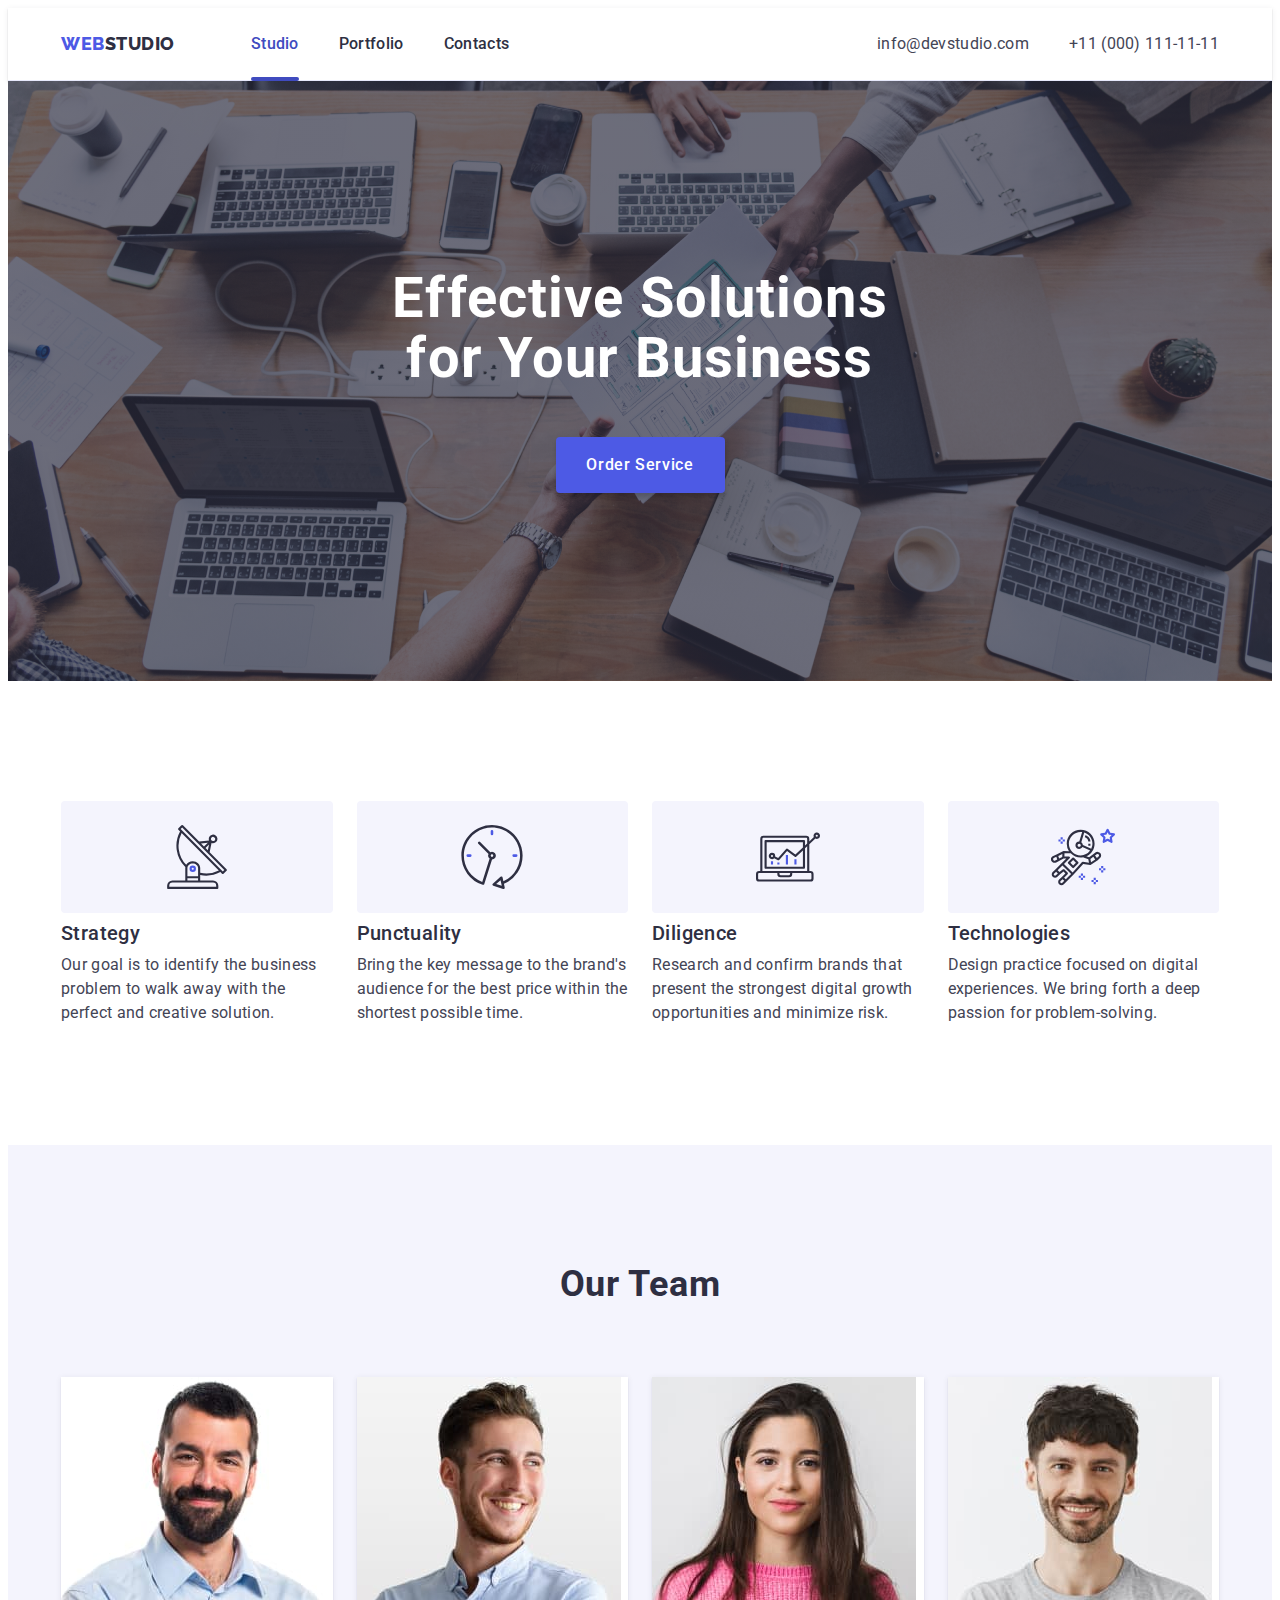
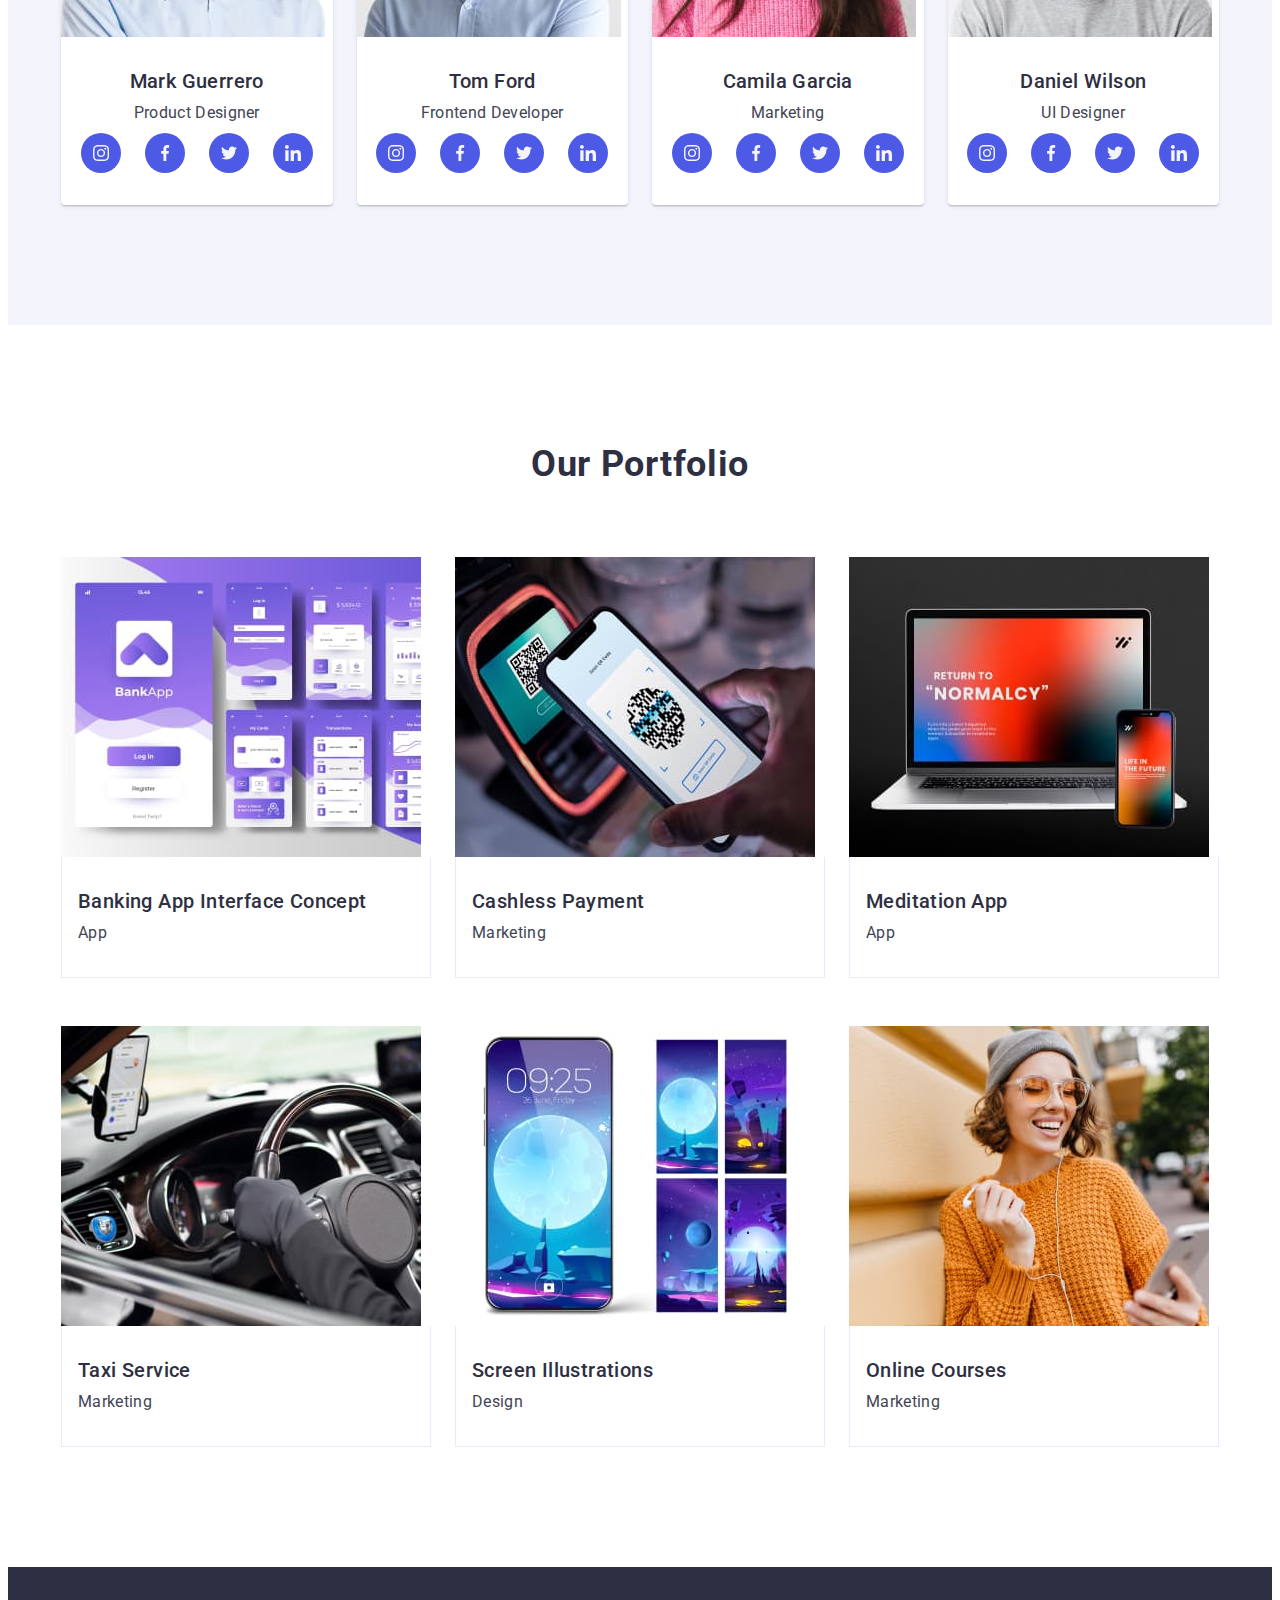
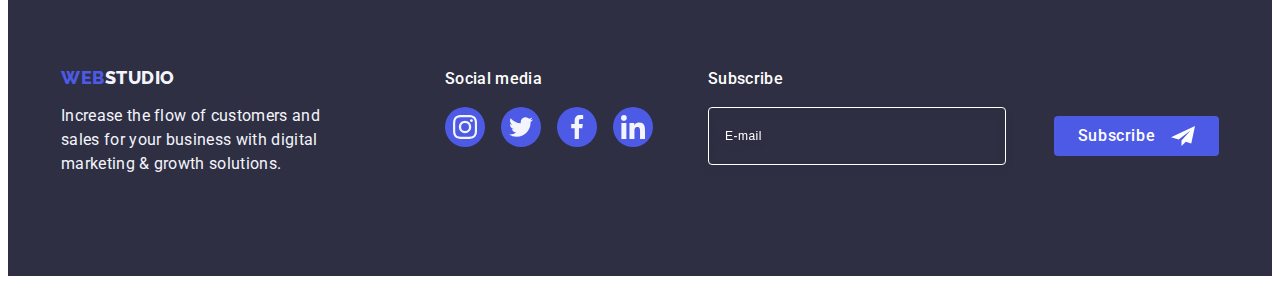
<file: index.html>
<!DOCTYPE html>
<html lang="en">
  <head>
    <meta charset="UTF-8" />
    <meta http-equiv="X-UA-Compatible" content="IE=edge" />
    <meta name="viewport" content="width=device-width, initial-scale=1.0" />
    <link rel="preconnect" href="https://fonts.googleapis.com" />
    <link rel="preconnect" href="https://fonts.gstatic.com" crossorigin />
    <link
      href="https://fonts.googleapis.com/css2?family=Raleway:wght@800&family=Roboto:wght@400;500;700&display=swap"
      rel="stylesheet"
    />
    <title>Web Studio</title>
    <link
      rel="stylesheet"
      href="https://cdnjs.cloudflare.com/ajax/libs/modern-normalize/2.0.0/modern-normalize.min.css"
      integrity="sha512-4xo8blKMVCiXpTaLzQSLSw3KFOVPWhm/TRtuPVc4WG6kUgjH6J03IBuG7JZPkcWMxJ5huwaBpOpnwYElP/m6wg=="
      crossorigin="anonymous"
      referrerpolicy="no-referrer"
    />
    <link rel="stylesheet" href="./css/styles.css" />
  </head>
  <body>
    <header class="header">
      <div class="container header-container">
        <nav class="header-navigation">
          <a href="./index.html" class="header-logo link"
            >Web<span class="span-logo-header">Studio</span></a
          >
          <ul class="header-menu list">
            <li class="header-menu-item">
              <a class="header-menu-link link current" href="./index.html"
                >Studio</a
              >
            </li>
            <li class="header-menu-item">
              <a class="header-menu-link link" href="">Portfolio</a>
            </li>
            <li class="header-menu-item">
              <a class="header-menu-link link" href="">Contacts</a>
            </li>
          </ul>
        </nav>
        <address class="header-address">
          <ul class="header-address-list list">
            <li class="header-address-item">
              <a
                class="header-address-link link"
                href="mailto:info@devstudio.com"
                >info@devstudio.com</a
              >
            </li>
            <li class="header-address-item">
              <a class="header-address-link link" href="tel:+110001111111"
                >+11 (000) 111-11-11</a
              >
            </li>
          </ul>
        </address>
      </div>
    </header>
    <main>
      <section class="hero">
        <div class="container">
          <h1 class="hero-title">Effective Solutions for Your Business</h1>
          <button type="button" class="hero-button" data-modal-open>
            Order Service
          </button>
        </div>
      </section>

      <section class="benefits">
        <div class="container">
          <h2 class="visually-hidden">Benefits</h2>
          <ul class="benefits-list list">
            <li class="benefits-item">
              <div class="benefits-icons-container">
                <svg class="benefits-icons" width="64" height="64">
                  <use href="./images/icons.svg#icon-antenna"></use>
                </svg>
              </div>
              <h3 class="benefits-subtitle">Strategy</h3>
              <p class="benefits-item-text">
                Our goal is to identify the business problem to walk away with
                the perfect and creative solution.
              </p>
            </li>
            <li class="benefits-item">
              <div class="benefits-icons-container">
                <svg class="benefits-icons" width="64" height="64">
                  <use href="./images/icons.svg#icon-clock"></use>
                </svg>
              </div>
              <h3 class="benefits-subtitle">Punctuality</h3>
              <p class="benefits-item-text">
                Bring the key message to the brand's audience for the best price
                within the shortest possible time.
              </p>
            </li>
            <li class="benefits-item">
              <div class="benefits-icons-container">
                <svg class="benefits-icons" width="64" height="64">
                  <use href="./images/icons.svg#icon-diagram"></use>
                </svg>
              </div>
              <h3 class="benefits-subtitle">Diligence</h3>
              <p class="benefits-item-text">
                Research and confirm brands that present the strongest digital
                growth opportunities and minimize risk.
              </p>
            </li>
            <li class="benefits-item">
              <div class="benefits-icons-container">
                <svg class="benefits-icons" width="64" height="64">
                  <use href="./images/icons.svg#icon-astronaut"></use>
                </svg>
              </div>
              <h3 class="benefits-subtitle">Technologies</h3>
              <p class="benefits-item-text">
                Design practice focused on digital experiences. We bring forth a
                deep passion for problem-solving.
              </p>
            </li>
          </ul>
        </div>
      </section>

      <section class="team">
        <div class="container">
          <h2 class="team-title">Our Team</h2>
          <ul class="team-list list">
            <li class="team-item">
              <img
                src="./images/mark.jpg"
                alt="Mark Guerrero photo"
                width="264"
                height="260"
              />
              <div class="container-team">
                <h3 class="team-subtitle">Mark Guerrero</h3>
                <p class="team-text">Product Designer</p>
                <ul class="team-soc list">
                  <li class="team-soc-item">
                    <a
                      class="team-soc-link"
                      href=""
                      aria-label="instagram-icon"
                      target="_blank"
                      rel="noopener noreferrer"
                      ><svg class="team-soc-icon" width="16" height="16">
                        <use
                          href="./images/icons.svg#icon-instagram-1"
                        ></use></svg
                    ></a>
                  </li>
                  <li class="team-soc-item">
                    <a
                      class="team-soc-link"
                      href=""
                      aria-label="facebook-icon"
                      target="_blank"
                      rel="noopener noreferrer"
                      ><svg class="team-soc-icon" width="16" height="16">
                        <use href="./images/icons.svg#icon-facebook"></use></svg
                    ></a>
                  </li>
                  <li class="team-soc-item">
                    <a
                      class="team-soc-link"
                      href=""
                      aria-label="twitter-icon"
                      target="_blank"
                      rel="noopener noreferrer"
                      ><svg class="team-soc-icon" width="16" height="16">
                        <use href="./images/icons.svg#icon-twitter"></use></svg
                    ></a>
                  </li>
                  <li class="team-soc-item">
                    <a
                      class="team-soc-link"
                      href=""
                      aria-label="linkedin-icon"
                      target="_blank"
                      rel="noopener noreferrer"
                      ><svg class="team-soc-icon" width="16" height="16">
                        <use href="./images/icons.svg#icon-linkedin"></use></svg
                    ></a>
                  </li>
                </ul>
              </div>
            </li>
            <li class="team-item">
              <img
                src="./images/tom.jpg"
                alt="Tom Ford photo"
                width="264"
                height="260"
              />
              <div class="container-team">
                <h3 class="team-subtitle">Tom Ford</h3>
                <p class="team-text">Frontend Developer</p>
                <ul class="team-soc list">
                  <li class="team-soc-item">
                    <a
                      class="team-soc-link"
                      href=""
                      aria-label="instagram"
                      target="_blank"
                      rel="noopener noreferrer"
                      ><svg class="team-soc-icon" width="16" height="16">
                        <use
                          href="./images/icons.svg#icon-instagram-1"
                        ></use></svg
                    ></a>
                  </li>
                  <li class="team-soc-item">
                    <a
                      class="team-soc-link"
                      href=""
                      aria-label="facebook-icon"
                      target="_blank"
                      rel="noopener noreferrer"
                      ><svg class="team-soc-icon" width="16" height="16">
                        <use href="./images/icons.svg#icon-facebook"></use></svg
                    ></a>
                  </li>
                  <li class="team-soc-item">
                    <a
                      class="team-soc-link"
                      href=""
                      aria-label="twitter-icon"
                      target="_blank"
                      rel="noopener noreferrer"
                      ><svg class="team-soc-icon" width="16" height="16">
                        <use href="./images/icons.svg#icon-twitter"></use></svg
                    ></a>
                  </li>
                  <li class="team-soc-item">
                    <a
                      class="team-soc-link"
                      href=""
                      aria-label="linkedin-icon"
                      target="_blank"
                      rel="noopener noreferrer"
                      ><svg class="team-soc-icon" width="16" height="16">
                        <use href="./images/icons.svg#icon-linkedin"></use></svg
                    ></a>
                  </li>
                </ul>
              </div>
            </li>
            <li class="team-item">
              <img
                src="./images/camila.jpg"
                alt="Camila Garcia photo"
                width="264"
                height="260"
              />
              <div class="container-team">
                <h3 class="team-subtitle">Camila Garcia</h3>
                <p class="team-text">Marketing</p>
                <ul class="team-soc list">
                  <li class="team-soc-item">
                    <a
                      class="team-soc-link"
                      href=""
                      aria-label="instagram-icon"
                      target="_blank"
                      rel="noopener noreferrer"
                      ><svg class="team-soc-icon" width="16" height="16">
                        <use
                          href="./images/icons.svg#icon-instagram-1"
                        ></use></svg
                    ></a>
                  </li>
                  <li class="team-soc-item">
                    <a
                      class="team-soc-link"
                      href=""
                      aria-label="facebook-icon"
                      target="_blank"
                      rel="noopener noreferrer"
                      ><svg class="team-soc-icon" width="16" height="16">
                        <use href="./images/icons.svg#icon-facebook"></use></svg
                    ></a>
                  </li>
                  <li class="team-soc-item">
                    <a
                      class="team-soc-link"
                      href=""
                      aria-label="twitter-icon"
                      target="_blank"
                      rel="noopener noreferrer"
                      ><svg class="team-soc-icon" width="16" height="16">
                        <use href="./images/icons.svg#icon-twitter"></use></svg
                    ></a>
                  </li>
                  <li class="team-soc-item">
                    <a
                      class="team-soc-link"
                      href=""
                      aria-label="linkedin-icon"
                      target="_blank"
                      rel="noopener noreferrer"
                      ><svg class="team-soc-icon" width="16" height="16">
                        <use href="./images/icons.svg#icon-linkedin"></use></svg
                    ></a>
                  </li>
                </ul>
              </div>
            </li>
            <li class="team-item">
              <img
                src="./images/daniel.jpg"
                alt="Daniel Wilson photo"
                width="264"
                height="260"
              />
              <div class="container-team">
                <h3 class="team-subtitle">Daniel Wilson</h3>
                <p class="team-text">UI Designer</p>
                <ul class="team-soc list">
                  <li class="team-soc-item">
                    <a
                      class="team-soc-link"
                      href=""
                      aria-label="instagram-icon"
                      target="_blank"
                      rel="noopener noreferrer"
                      ><svg class="team-soc-icon" width="16" height="16">
                        <use
                          href="./images/icons.svg#icon-instagram-1"
                        ></use></svg
                    ></a>
                  </li>
                  <li class="team-soc-item">
                    <a
                      class="team-soc-link"
                      href=""
                      aria-label="facebook-icon"
                      target="_blank"
                      rel="noopener noreferrer"
                      ><svg class="team-soc-icon" width="16" height="16">
                        <use href="./images/icons.svg#icon-facebook"></use></svg
                    ></a>
                  </li>
                  <li class="team-soc-item">
                    <a
                      class="team-soc-link"
                      href=""
                      aria-label="twitter-icon"
                      target="_blank"
                      rel="noopener noreferrer"
                      ><svg class="team-soc-icon" width="16" height="16">
                        <use href="./images/icons.svg#icon-twitter"></use></svg
                    ></a>
                  </li>
                  <li class="team-soc-item">
                    <a
                      class="team-soc-link"
                      href=""
                      aria-label="linkedin-icon"
                      target="_blank"
                      rel="noopener noreferrer"
                      ><svg class="team-soc-icon" width="16" height="16">
                        <use href="./images/icons.svg#icon-linkedin"></use></svg
                    ></a>
                  </li>
                </ul>
              </div>
            </li>
          </ul>
        </div>
      </section>

      <section class="projects">
        <div class="container">
          <h2 class="projects-title">Our Portfolio</h2>
          <ul class="projects-list list">
            <li class="projects-item">
              <a href="" class="projects-link link">
                <div class="projects-overlay">
                  <img
                    src="./images/images-portfolio/banking-app.jpg"
                    alt="application view"
                    width="360"
                    height="300"
                  />
                  <p class="projects-overlay-text">
                    14 Stylish and User-Friendly App Design Concepts · Task
                    Manager App · Calorie Tracker App · Exotic Fruit Ecommerce
                    App · Cloud Storage App
                  </p>
                </div>
                <div class="container-projects">
                  <h2 class="projects-subtitle">
                    Banking App Interface Concept
                  </h2>
                  <p class="projects-text">App</p>
                </div>
              </a>
            </li>
            <li class="projects-item">
              <a href="" class="projects-link link">
                <div class="projects-overlay">
                  <img
                    src="./images/images-portfolio/cashless.jpg"
                    alt="the phone approaches the terminal"
                    width="360"
                    height="300"
                  />
                  <p class="projects-overlay-text">
                    14 Stylish and User-Friendly App Design Concepts · Task
                    Manager App · Calorie Tracker App · Exotic Fruit Ecommerce
                    App · Cloud Storage App
                  </p>
                </div>
                <div class="container-projects">
                  <h2 class="projects-subtitle">Cashless Payment</h2>
                  <p class="projects-text">Marketing</p>
                </div>
              </a>
            </li>
            <li class="projects-item">
              <a href="" class="projects-link link">
                <div class="projects-overlay">
                  <img
                    src="./images/images-portfolio/meditation-app.jpg"
                    alt="app is open on a laptop and a phone"
                    width="360"
                    height="300"
                  />
                  <p class="projects-overlay-text">
                    14 Stylish and User-Friendly App Design Concepts · Task
                    Manager App · Calorie Tracker App · Exotic Fruit Ecommerce
                    App · Cloud Storage App
                  </p>
                </div>
                <div class="container-projects">
                  <h2 class="projects-subtitle">Meditation App</h2>
                  <p class="projects-text">App</p>
                </div>
              </a>
            </li>
            <li class="projects-item">
              <a href="" class="projects-link link">
                <div class="projects-overlay">
                  <img
                    src="./images/images-portfolio/taxi.jpg"
                    alt="hand on the steering wheel of the car"
                    width="360"
                    height="300"
                  />
                  <p class="projects-overlay-text">
                    14 Stylish and User-Friendly App Design Concepts · Task
                    Manager App · Calorie Tracker App · Exotic Fruit Ecommerce
                    App · Cloud Storage App
                  </p>
                </div>
                <div class="container-projects">
                  <h2 class="projects-subtitle">Taxi Service</h2>
                  <p class="projects-text">Marketing</p>
                </div>
              </a>
            </li>
            <li class="projects-item">
              <a href="" class="projects-link link">
                <div class="projects-overlay">
                  <img
                    src="./images/images-portfolio/screan.jpg"
                    alt="phone with different screen illustrations"
                    width="360"
                    height="300"
                  />
                  <p class="projects-overlay-text">
                    14 Stylish and User-Friendly App Design Concepts · Task
                    Manager App · Calorie Tracker App · Exotic Fruit Ecommerce
                    App · Cloud Storage App
                  </p>
                </div>
                <div class="container-projects">
                  <h2 class="projects-subtitle">Screen Illustrations</h2>
                  <p class="projects-text">Design</p>
                </div>
              </a>
            </li>
            <li class="projects-item">
              <a href="" class="projects-link link">
                <div class="projects-overlay">
                  <img
                    src="./images/images-portfolio/online-courses.jpg"
                    alt="a girl in headphones smiles and looks at the phone"
                    width="360"
                    height="300"
                  />
                  <p class="projects-overlay-text">
                    14 Stylish and User-Friendly App Design Concepts · Task
                    Manager App · Calorie Tracker App · Exotic Fruit Ecommerce
                    App · Cloud Storage App
                  </p>
                </div>
                <div class="container-projects">
                  <h2 class="projects-subtitle">Online Courses</h2>
                  <p class="projects-text">Marketing</p>
                </div>
              </a>
            </li>
          </ul>
        </div>
      </section>
    </main>
    <footer class="footer">
      <div class="container footer-container">
        <div class="footer-logo">
          <a href="./index.html" class="footer-logo-link link"
            >Web<span class="span-logo-footer">Studio</span></a
          >
          <p class="footer-text">
            Increase the flow of customers and sales for your business with
            digital marketing & growth solutions.
          </p>
        </div>

        <div class="footer-soc">
          <p class="footer-soc-title">Social media</p>
          <ul class="footer-soc-list list">
            <li class="footer-soc-item">
              <a
                class="footer-soc-link"
                href=""
                aria-label="instagram-icon"
                target="_blank"
                rel="noopener noreferrer"
                ><svg class="footer-soc-icon" width="24" height="24">
                  <use href="./images/icons.svg#icon-instagram-1"></use></svg
              ></a>
            </li>
            <li class="footer-soc-item">
              <a
                class="footer-soc-link"
                href=""
                aria-label="twitter-icon"
                target="_blank"
                rel="noopener noreferrer"
                ><svg class="footer-soc-icon" width="24" height="24">
                  <use href="./images/icons.svg#icon-twitter"></use></svg
              ></a>
            </li>
            <li class="footer-soc-item">
              <a
                class="footer-soc-link"
                href=""
                aria-label="facebook-icon"
                target="_blank"
                rel="noopener noreferrer"
                ><svg class="footer-soc-icon" width="24" height="24">
                  <use href="./images/icons.svg#icon-facebook"></use></svg
              ></a>
            </li>
            <li class="footer-soc-item">
              <a
                class="footer-soc-link"
                href=""
                aria-label="linkedin-icon"
                target="_blank"
                rel="noopener noreferrer"
                ><svg class="footer-soc-icon" width="24" height="24">
                  <use href="./images/icons.svg#icon-linkedin"></use></svg
              ></a>
            </li>
          </ul>
        </div>
        <div class="footer-container-subscribe">
          <p class="footer-subscribe-text">Subscribe</p>
          <form class="footer-subscribe-form">
            <label class="footer-label" for="footer-user-email">
              <input
                class="footer-input"
                id="footer-user-email"
                name="footer-user-email"
                type="email"
                placeholder="E-mail"
                required
            /></label>

            <button class="footer-subscribe-btn" type="submit">
              Subscribe
              <svg
                class="footer-subscribe-btn-icon"
                width="24"
                height="24"
                aria-label="icon frame"
              >
                <use href="./images/icons.svg#icon-subscribe"></use>
              </svg>
            </button>
          </form>
        </div>
      </div>
    </footer>

    <div class="backdrop">
      <div class="modal">
        <button type="button" class="modal-btn-close">
          <svg class="icon-close-black" width="8" height="8">
            <use href="./images/icons.svg#icon-close-black"></use>
          </svg>
        </button>
        <p class="review-description">
          Leave your contacts and we will call you back
        </p>
        <form class="review-form">
          <div class="review-field-wrapper">
            <label class="review-field-label" for="user-name">Name</label>
            <div class="review-input-wrapper">
              <input
                class="review-field-input"
                id="user-name"
                name="user-name"
                type="text"
                title="Tetiana"
                pattern="[a-zA-Zа-яА-ЯіІїЇєЄґҐʼ]+"
                required
              />
              <svg
                class="review-input-icon"
                width="18"
                height="24"
                aria-label="icon user"
              >
                <use href="./images/icons.svg#icon-person"></use>
              </svg>
            </div>
          </div>
          <div class="review-field-wrapper">
            <label class="review-field-label" for="user-tel">Phone</label>
            <div class="review-input-wrapper">
              <input
                class="review-field-input"
                id="user-tel"
                name="user-tel"
                type="tel"
                pattern="[0-9]{3}-[0-9]{3}-[0-9]{2}-[0-9]{2}"
                title="xxx-xxx-xx-xx"
                required
              />
              <svg
                class="review-input-icon"
                width="18"
                height="24"
                aria-label="icon phone"
              >
                <use href="./images/icons.svg#icon-phone"></use>
              </svg>
            </div>
          </div>
          <div class="review-field-wrapper">
            <label class="review-field-label" for="user-email">Email</label>
            <div class="review-input-wrapper">
              <input
                class="review-field-input"
                id="user-email"
                name="user-email"
                type="email"
                required
              />
              <svg
                class="review-input-icon"
                width="18"
                height="24"
                aria-label="icon email"
              >
                <use href="./images/icons.svg#icon-email"></use>
              </svg>
            </div>
          </div>
          <div class="review-comment-wrapper">
            <label class="review-field-label" for="user-comment">Comment</label>
            <textarea
              class="review-field-comment"
              name="user-comment"
              id="user-comment"
              placeholder="Text input"
              required
            ></textarea>
          </div>
          <div class="review-checkbox-wrapper">
            <input
              class="review-checkbox visually-hidden"
              id="user-privacy"
              name="user-privacy"
              type="checkbox"
              value="true"
              required
            />
            <label class="review-ckeckbox-label" for="user-privacy"
              ><span class="review-own-checkbox">
                <svg
                  class="review-checkbox-icon"
                  width="10"
                  height="8"
                  aria-label="checkmark icon"
                >
                  <use href="./images/icons.svg#icon-vector"></use>
                </svg> </span
              >I accept the terms and conditions of the
              <a class="privacy-link" href="">Privacy Policy</a></label
            >
          </div>
          <button class="review-checkbox-btn" type="submit">Send</button>
        </form>
      </div>
    </div>
  </body>
</html>
</file>
<file: css/styles.css>
:root {
  --primary-black-color: #2e2f42;
  --primary-white-color: #ffffff;
  --primary-accent-color: #434455;
  --secondary-accent-color: #4d5ae5;
  --active-color: #404bbf;
  --secondary-white-color: #f4f4fd;
}

body {
  font-family: "Roboto", sans-serif;
  color: var(--primary-accent-color);
  background-color: var(--primary-white-color);
}

p,
h1,
h2,
h3,
h4,
h5,
h6 {
  margin-top: 0;
  margin-bottom: 0;
}

ul {
  margin-top: 0;
  margin-bottom: 0;
  padding-left: 0;
}

img {
  display: block;
  max-width: 100%;
  height: auto;
}

.container {
  width: 100%;
  max-width: 1158px;
  padding-left: 15px;
  padding-right: 15px;
  margin: 0 auto;
  /* outline: 2px solid red; */
}

/**-----------------HEADER-------------------*/

.header {
  border-bottom: 1px solid #e7e9fc;
  box-shadow: 0px 2px 1px rgba(46, 47, 66, 0.08),
    0px 1px 1px rgba(46, 47, 66, 0.16), 0px 1px 6px rgba(46, 47, 66, 0.08);
}

.header-container {
  display: flex;
}

.link {
  text-decoration: none;
}

.link:active {
  color: var(--active-color);
}

.list {
  list-style-type: none;
}

.header-logo {
  font-family: "Raleway", sans-serif;
  font-weight: 800;
  font-size: 18px;
  line-height: 1.17;
  letter-spacing: 0.03em;
  color: var(--secondary-accent-color);
  text-transform: uppercase;
  margin-right: 76px;
}

.span-logo-header {
  color: var(--primary-black-color);
}

.header-navigation {
  display: flex;
  align-items: center;
  flex-grow: 1;
}

.header-menu {
  display: flex;
  gap: 40px;
}

.header-menu-link {
  font-weight: 500;
  font-size: 16px;
  line-height: 1.5;
  letter-spacing: 0.02em;
  color: var(--primary-black-color);
  display: block;
  padding: 24px 0;
  transition: color 250ms cubic-bezier(0.4, 0, 0.2, 1);
}

.header-menu-link:hover,
.header-menu-link:focus {
  color: var(--active-color);
}

.current {
  position: relative;
  color: var(--active-color);
}

.current::after {
  content: "";
  position: absolute;
  left: 0;
  bottom: -1px;
  width: 100%;
  height: 4px;
  border-radius: 2px;
  background-color: var(--active-color);
}

.header-address {
  font-style: normal;
}

.header-address-list {
  display: flex;
  gap: 40px;
}

.header-address-link {
  font-size: 16px;
  line-height: 1.5;
  letter-spacing: 0.02em;
  color: var(--primary-accent-color);
  display: block;
  padding: 24px 0;
  transition: color 250ms cubic-bezier(0.4, 0, 0.2, 1);
}

.header-address-link:hover,
.header-address-link:focus {
  color: var(--active-color);
}

/**-----------------HERO-------------------*/

.hero {
  background-color: var(--primary-black-color);
  background-image: linear-gradient(
      rgba(46, 47, 66, 0.7),
      rgba(46, 47, 66, 0.7)
    ),
    url(../images/people-office.jpg);
  background-repeat: no-repeat;
  background-position: center;
  background-size: cover;
  padding-top: 188px;
  padding-bottom: 188px;
  max-width: 1440px;
  margin-right: auto;
  margin-left: auto;
}

.hero-title {
  font-weight: 700;
  font-size: 56px;
  line-height: 1.07;
  letter-spacing: 0.02em;
  color: var(--primary-white-color);
  text-align: center;
  max-width: 496px;
  margin-bottom: 48px;
  margin-left: auto;
  margin-right: auto;
}

.hero-button {
  min-width: 169px;
  height: 56px;
  font-family: inherit;
  font-weight: 500;
  font-size: 16px;
  line-height: 1.5;
  letter-spacing: 0.04em;
  box-shadow: 0px 4px 4px rgba(0, 0, 0, 0.15);
  border-radius: 4px;
  border: none;
  color: var(--primary-white-color);
  background-color: var(--secondary-accent-color);
  cursor: pointer;
  margin-left: auto;
  margin-right: auto;
  display: block;
  transition: background-color 250ms cubic-bezier(0.4, 0, 0.2, 1);
}

.hero-button:hover,
.hero-button:focus {
  background-color: var(--active-color);
}

/**-----------------BENEFITS-------------------*/

.benefits {
  padding-top: 120px;
  padding-bottom: 120px;
}

.benefits-list {
  display: flex;
  gap: 24px;
}

.benefits-item {
  width: calc((100% - 3 * 24px) / 4);
}

.benefits-subtitle {
  font-weight: 500;
  font-size: 20px;
  line-height: 1.2;
  letter-spacing: 0.02em;
  color: var(--primary-black-color);
  margin-bottom: 8px;
  margin-top: 8px;
}

.benefits-item-text {
  font-size: 16px;
  line-height: 1.5;
  letter-spacing: 0.02em;
}

.visually-hidden {
  position: absolute;
  width: 1px;
  height: 1px;
  margin: -1px;
  border: 0;
  padding: 0;
  white-space: nowrap;
  clip-path: inset(100%);
  clip: rect(0 0 0 0);
  overflow: hidden;
}

.benefits-icons-container {
  background-color: var(--secondary-white-color);
  display: flex;
  justify-content: center;
  align-items: center;
  border-radius: 4px;
  margin-bottom: 8px;
  height: 112px;
}

/**----------------TEAM-------------------*/

.team {
  background-color: var(--secondary-white-color);
  padding-bottom: 120px;
  padding-top: 120px;
}

.team-title {
  font-weight: 700;
  font-size: 36px;
  line-height: 1.11;
  text-align: center;
  letter-spacing: 0.02em;
  text-transform: capitalize;
  color: var(--primary-black-color);
  margin-bottom: 72px;
}

.team-list {
  display: flex;
  gap: 24px;
}

.team-item {
  background-color: var(--primary-white-color);
  width: calc((100% - 72px) / 4);
  box-shadow: 0px 1px 6px rgba(46, 47, 66, 0.08),
    0px 1px 1px rgba(46, 47, 66, 0.16), 0px 2px 1px rgba(46, 47, 66, 0.08);
  border-radius: 0px 0px 4px 4px;
}

.team-subtitle {
  font-weight: 500;
  font-size: 20px;
  line-height: 1.2;
  letter-spacing: 0.02em;
  color: var(--primary-black-color);
  margin-bottom: 8px;
}

.container-team {
  padding: 32px 0px;
  text-align: center;
}

.team-text {
  font-size: 16px;
  line-height: 1.5;
  letter-spacing: 0.02em;
}

.team-soc {
  display: flex;
  justify-content: center;
  gap: 24px;
  margin-top: 8px;
}

.team-soc-item {
  width: 40px;
  height: 40px;
}

.team-soc-link {
  width: 100%;
  height: 100%;
  border-radius: 50%;
  background: var(--secondary-accent-color);
  display: flex;
  justify-content: center;
  align-items: center;
  transition: background-color 250ms cubic-bezier(0.4, 0, 0.2, 1);
}

.team-soc-link:hover,
.team-soc-link:focus {
  background-color: var(--active-color);
}

.team-soc-icon {
  fill: var(--secondary-white-color);
}

/**----------------PORTFOLIO-------------------*/

.projects {
  padding-top: 120px;
  padding-bottom: 120px;
}

.projects-title {
  font-weight: 700;
  font-size: 36px;
  line-height: 1.11;
  text-align: center;
  letter-spacing: 0.02em;
  text-transform: capitalize;
  color: var(--primary-black-color);
  margin-bottom: 72px;
}

.projects-list {
  display: flex;
  flex-wrap: wrap;
  row-gap: 48px;
  column-gap: 24px;
}

.projects-link {
  display: block;
  transition: box-shadow 250ms cubic-bezier(0.4, 0, 0.2, 1);
}

.projects-item {
  width: calc((100% - 24px * 2) / 3);
  background-color: var(--primary-white-color);
}

.projects-link:hover .projects-overlay-text,
.projects-link:focus .projects-overlay-text {
  transform: translate(0);
}

.projects-link:hover,
.projects-link:focus {
  box-shadow: 0px 1px 6px rgba(46, 47, 66, 0.08),
    0px 1px 1px rgba(46, 47, 66, 0.16), 0px 2px 1px rgba(46, 47, 66, 0.08);
}

.projects-overlay {
  position: relative;
  overflow: hidden;
}

.projects-overlay-text {
  position: absolute;
  font-style: normal;
  font-weight: 400;
  font-size: 16px;
  line-height: 1.5;
  letter-spacing: 0.02em;
  color: var(--secondary-white-color);
  background-color: var(--secondary-accent-color);
  top: 0;
  left: 0;
  border: 1px dashed #9747ff;
  padding: 40px 32px;
  height: 100%;
  transform: translateY(100%);
  transition: transform 250ms cubic-bezier(0.4, 0, 0.2, 1);
}

.container-projects {
  padding: 32px 16px;
  border: 1px solid #e7e9fc;
  border-top: none;
}

.projects-subtitle {
  font-weight: 500;
  font-size: 20px;
  line-height: 1.2;
  letter-spacing: 0.02em;
  color: var(--primary-black-color);
  margin-bottom: 8px;
}

.projects-text {
  font-size: 16px;
  line-height: 1.5;
  letter-spacing: 0.02em;
  color: var(--primary-accent-color);
}

/**----------------FOOTER-------------------*/

.footer {
  background-color: var(--primary-black-color);
  padding-top: 100px;
  padding-bottom: 100px;
}

.footer-logo {
  margin-right: 120px;
}

.footer-logo-link {
  font-family: "Raleway", sans-serif;
  font-weight: 800;
  font-size: 18px;
  line-height: 1.17;
  letter-spacing: 0.03em;
  text-transform: uppercase;
  color: var(--secondary-accent-color);
  display: inline-block;
  margin-bottom: 16px;
}

.span-logo-footer {
  color: var(--secondary-white-color);
}

.footer-text {
  font-size: 16px;
  line-height: 1.5;
  letter-spacing: 0.02em;
  color: var(--secondary-white-color);
  max-width: 264px;
}

.footer-container {
  display: flex;
  align-items: baseline;
}

.footer-soc-title {
  font-weight: 500;
  font-size: 16px;
  line-height: 1.5;
  letter-spacing: 0.02em;
  color: var(--primary-white-color);
  margin-bottom: 16px;
}

.footer-soc-list {
  display: flex;
  gap: 16px;
}

.footer-soc-item {
  width: 40px;
  height: 40px;
}

.footer-soc-link {
  display: flex;
  justify-content: center;
  align-items: center;
  width: 100%;
  height: 100%;
  border-radius: 50%;
  background: var(--secondary-accent-color);
  transition: background-color 250ms cubic-bezier(0.4, 0, 0.2, 1);
}

.footer-soc-link:hover,
.footer-soc-link:focus {
  background-color: #31d0aa;
}

.footer-soc-icon {
  fill: var(--secondary-white-color);
}

.footer-container-subscribe {
  margin-left: auto;
}

.footer-subscribe-form {
  display: flex;
  justify-content: center;
  align-items: center;
  gap: 24px;
}

.footer-subscribe-text {
  font-size: 16px;
  font-weight: 500;
  line-height: 1.5;
  letter-spacing: 0.32px;
  color: #fff;
  display: block;
  margin-bottom: 16px;
}

.footer-input {
  width: 264px;
  height: 40px;
  color: #fff;
  font-size: 12px;
  font-weight: 400;
  line-height: 1.5;
  letter-spacing: 0.48px;
  border-radius: 4px;
  border: 1px solid #fff;
  filter: drop-shadow(0px 4px 4px rgba(0, 0, 0, 0.15));
  background-color: transparent;
  margin-right: 24px;
  padding: 8px 16px;
  resize: none;
  outline: 0px solid transparent;
}
.footer-input::placeholder {
  color: #fff;
}

.footer-subscribe-btn {
  min-width: 165px;
  height: 40px;
  font-family: inherit;
  font-size: 16px;
  font-weight: 500;
  line-height: 1.5;
  letter-spacing: 0.64px;
  border-radius: 4px;
  border: none;
  background: var(--secondary-accent-color);
  color: #fff;
  cursor: pointer;
  display: flex;
  justify-content: center;
  align-items: center;
}

.footer-subscribe-btn-icon {
  margin-left: 16px;
  fill: #fff;
}

/**----------------MODAL-------------------*/

.backdrop {
  width: 100%;
  height: 100%;
  top: 0;
  background-color: rgba(46, 47, 66, 0.4);
  position: fixed;
  z-index: 2;
  visibility: hidden;
  opacity: 0;
  pointer-events: none;
  transition: opacity 250ms cubic-bezier(0.4, 0, 0.2, 1),
    visibility 250ms cubic-bezier(0.4, 0, 0.2, 1);
}

.modal {
  position: absolute;
  top: 50%;
  left: 50%;
  transform: translate(-50%, -50%) scale(1);
  transition: transform 250ms cubic-bezier(0.4, 0, 0.2, 1);
  width: 408px;
  min-height: 584px;
  background-color: #fcfcfc;
  box-shadow: 0px 1px 1px rgba(0, 0, 0, 0.14), 0px 1px 3px rgba(0, 0, 0, 0.12),
    0px 2px 1px rgba(0, 0, 0, 0.2);
  border-radius: 4px;
  padding: 72px 24px 24px 24px;
}

.backdrop.is-open {
  visibility: visible;
  opacity: 1;
  pointer-events: auto;
}

.modal-btn-close {
  position: absolute;
  right: 24px;
  top: 24px;
  width: 24px;
  height: 24px;
  padding: 0;
  border-radius: 50%;
  background: #e7e9fc;
  border: 1px solid rgba(0, 0, 0, 0.1);
  display: flex;
  justify-content: center;
  align-items: center;
  cursor: pointer;
  transition: background-color 250ms cubic-bezier(0.4, 0, 0.2, 1),
    border 250ms cubic-bezier(0.4, 0, 0.2, 1);
}

.modal-btn-close:hover,
.modal-btn-close:focus {
  background-color: var(--active-color);
  border: none;
}

.icon-close-black {
  fill: var(--primary-black-color);
  transition: fill 250ms cubic-bezier(0.4, 0, 0.2, 1);
}

.modal-btn-close:hover .icon-close-black,
.modal-btn-close:focus .icon-close-black {
  fill: #ffffff;
}

.review-description {
  font-size: 16px;
  font-weight: 500;
  line-height: 1.5;
  letter-spacing: 0.32px;
  text-align: center;
  color: var(--primary-black-color);
  width: 360px;
  margin-bottom: 16px;
}

.review-field-label {
  font-size: 12px;
  font-weight: 400;
  line-height: 1.17;
  letter-spacing: 0.48px;
  color: #8e8f99;
  display: block;
  margin-bottom: 4px;
}

.review-input-wrapper {
  position: relative;
  margin-bottom: 8px;
}

.review-field-input {
  width: 100%;
  height: 40px;
  border-radius: 4px;
  border: 1px solid rgba(46, 47, 66, 0.4);
  background-color: transparent;
  padding-left: 38px;
  transition: border-color 250ms cubic-bezier(0.4, 0, 0.2, 1);
  outline: 0px solid transparent;
}

.review-field-input:focus {
  border-color: var(--secondary-accent-color);
}

.review-field-wrapper {
  margin-bottom: 8px;
}

.review-comment-wrapper {
  margin-bottom: 16px;
}

.review-input-icon {
  position: absolute;
  left: 16px;
  top: 50%;
  transform: translateY(-50%);
  fill: var(--primary-black-color);
  transition: fill 250ms cubic-bezier(0.4, 0, 0.2, 1);
}

.review-field-input:focus + .review-input-icon {
  fill: var(--secondary-accent-color);
}

.review-field-comment {
  display: block;
  width: 100%;
  height: 120px;
  border-radius: 4px;
  font-size: 12px;
  font-weight: 400;
  line-height: 1.17;
  letter-spacing: 0.48px;
  color: rgba(46, 47, 66, 0.4);
  border: 1px solid rgba(46, 47, 66, 0.4);
  background-color: transparent;
  padding: 8px 16px;
  resize: none;
  transition: border-color 250ms cubic-bezier(0.4, 0, 0.2, 1);
  outline: 0px solid transparent;
}

.review-field-comment::placeholder {
  color: rgba(46, 47, 66, 0.4);
}

.review-field-comment:focus {
  border-color: var(--secondary-accent-color);
}

.review-ckeckbox-label {
  font-size: 12px;
  font-weight: 400;
  line-height: 1.17;
  letter-spacing: 0.48px;
  color: #8e8f99;
}

.review-checkbox:checked + .review-ckeckbox-label > .review-own-checkbox {
  background-color: var(--active-color);
  border-color: var(--active-color);
}

.review-checkbox:checked:focus + .review-ckeckbox-label > .review-own-checkbox {
  outline: 2px solid var(--active-color);
  border: none;
  fill: var(--secondary-white-color);
}

.review-own-checkbox {
  display: inline-flex;
  align-items: center;
  justify-content: center;
  width: 16px;
  height: 16px;
  border-radius: 2px;
  border: 1px solid rgba(46, 47, 66, 0.4);
  margin-right: 8px;
  transition: background-color 250ms cubic-bezier(0.4, 0, 0.2, 1),
    border 250ms cubic-bezier(0.4, 0, 0.2, 1),
    fill 250ms cubic-bezier(0.4, 0, 0.2, 1);
  fill: transparent;
}

.review-checkbox-icon {
  fill: var(--secondary-white-color);
  opacity: 0;
}

.review-checkbox:checked + .review-ckeckbox-label .review-checkbox-icon {
  opacity: 1;
}

.review-checkbox-wrapper {
  margin-bottom: 24px;
}

.review-checkbox-btn {
  min-width: 169px;
  height: 56px;
  font-family: inherit;
  font-weight: 500;
  font-size: 16px;
  line-height: 1.5;
  letter-spacing: 0.04em;
  box-shadow: 0px 4px 4px rgba(0, 0, 0, 0.15);
  border-radius: 4px;
  border: none;
  color: var(--primary-white-color);
  background-color: var(--secondary-accent-color);
  cursor: pointer;
  margin-left: auto;
  margin-right: auto;
  display: block;
  transition: background-color 250ms cubic-bezier(0.4, 0, 0.2, 1);
}

.review-checkbox-btn:hover,
.review-checkbox-btn:focus {
  background-color: var(--active-color);
}

.privacy-link {
  color: var(--secondary-accent-color);
}
</file>
